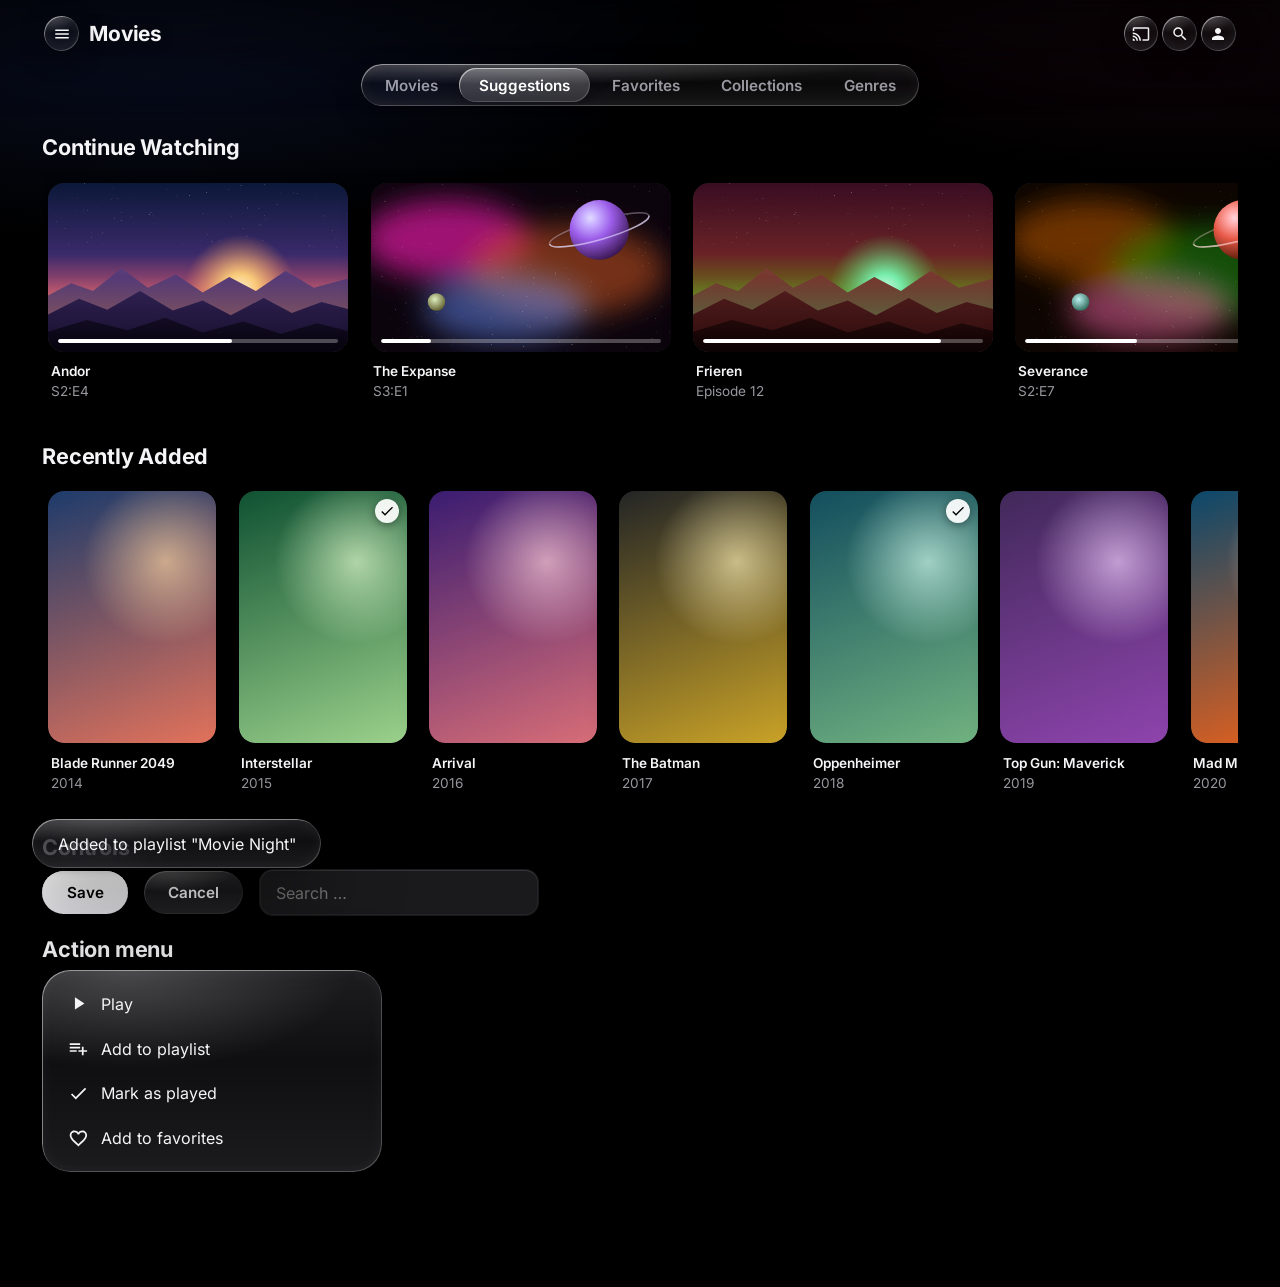
<file: preview/index.html>
<!doctype html>
<!--
    Preview: "Movies" library with rows, controls and a dialog.
    Recreates Jellyfin with the same CSS classes so the theme can be
    tested without a server. Images are placeholders from assets/.
    More pages: detail.html, player.html
-->
<html lang="en" class="layout-desktop">
<head>
    <meta charset="utf-8">
    <meta name="viewport" content="width=device-width, initial-scale=1">
    <title>Jellyos – Preview</title>
    <link rel="stylesheet" href="preview.css">
    <link rel="stylesheet" href="../theme/apple-tv.css">
</head>
<body>
<div class="backgroundContainer"></div>

<header class="skinHeader">
    <div class="headerTop">
        <div class="headerLeft">
            <button class="headerButton mainDrawerButton" title="Menu"><span data-icon="menu"></span></button>
            <h3 class="pageTitle">Movies</h3>
        </div>
        <div class="headerRight">
            <button class="headerButton headerCastButton" title="Play on"><span data-icon="cast"></span></button>
            <button class="headerButton headerSearchButton" title="Search"><span data-icon="search"></span></button>
            <button class="headerButton headerUserButton" title="User"><span data-icon="person"></span></button>
        </div>
    </div>
    <div class="headerTabs sectionTabs">
        <div class="emby-tabs-slider">
            <button class="emby-tab-button">Movies</button>
            <button class="emby-tab-button emby-tab-button-active">Suggestions</button>
            <button class="emby-tab-button">Favorites</button>
            <button class="emby-tab-button">Collections</button>
            <button class="emby-tab-button">Genres</button>
        </div>
    </div>
</header>

<main class="page libraryPage">

    <div class="verticalSection">
        <h2 class="sectionTitle sectionTitle-cards">Continue Watching</h2>
        <div class="itemsContainer" id="rowResume"></div>
    </div>

    <div class="verticalSection">
        <h2 class="sectionTitle sectionTitle-cards">Recently Added</h2>
        <div class="itemsContainer" id="rowLatest"></div>
    </div>

    <div class="verticalSection">
        <h2 class="sectionTitle">Controls</h2>
        <div class="demoRow">
            <button class="emby-button raised button-submit">Save</button>
            <button class="emby-button raised">Cancel</button>
            <input class="emby-input" placeholder="Search …">
        </div>
    </div>

    <div class="verticalSection">
        <h2 class="sectionTitle">Action menu</h2>
        <div class="dialog actionSheet">
            <span class="actionSheetMenuItem"><span data-icon="play_arrow"></span>Play</span>
            <span class="actionSheetMenuItem"><span data-icon="playlist_add"></span>Add to playlist</span>
            <span class="actionSheetMenuItem"><span data-icon="check"></span>Mark as played</span>
            <span class="actionSheetMenuItem"><span data-icon="favorite_border"></span>Add to favorites</span>
        </div>
    </div>
</main>

<div class="toast">Added to playlist "Movie Night"</div>

<script src="preview.js"></script>
<script>
    row("rowResume", [
        { title: "Andor", info: "S2:E4", progress: 62 },
        { title: "The Expanse", info: "S3:E1", progress: 18 },
        { title: "Frieren", info: "Episode 12", progress: 85 },
        { title: "Severance", info: "S2:E7", progress: 40 },
        { title: "Dune: Part Two", info: "1 hr 12 min left", progress: 30 }
    ].map((c, i) => ({ ...c, type: "backdrop", index: i })));

    row("rowLatest", [
        "Blade Runner 2049", "Interstellar", "Arrival", "The Batman",
        "Oppenheimer", "Top Gun: Maverick", "Mad Max: Fury Road", "Rogue One"
    ].map((title, i) => ({ title, info: String(2014 + i), index: i, played: i % 3 === 1 })));

    insertIcons();
</script>
</body>
</html>
</file>
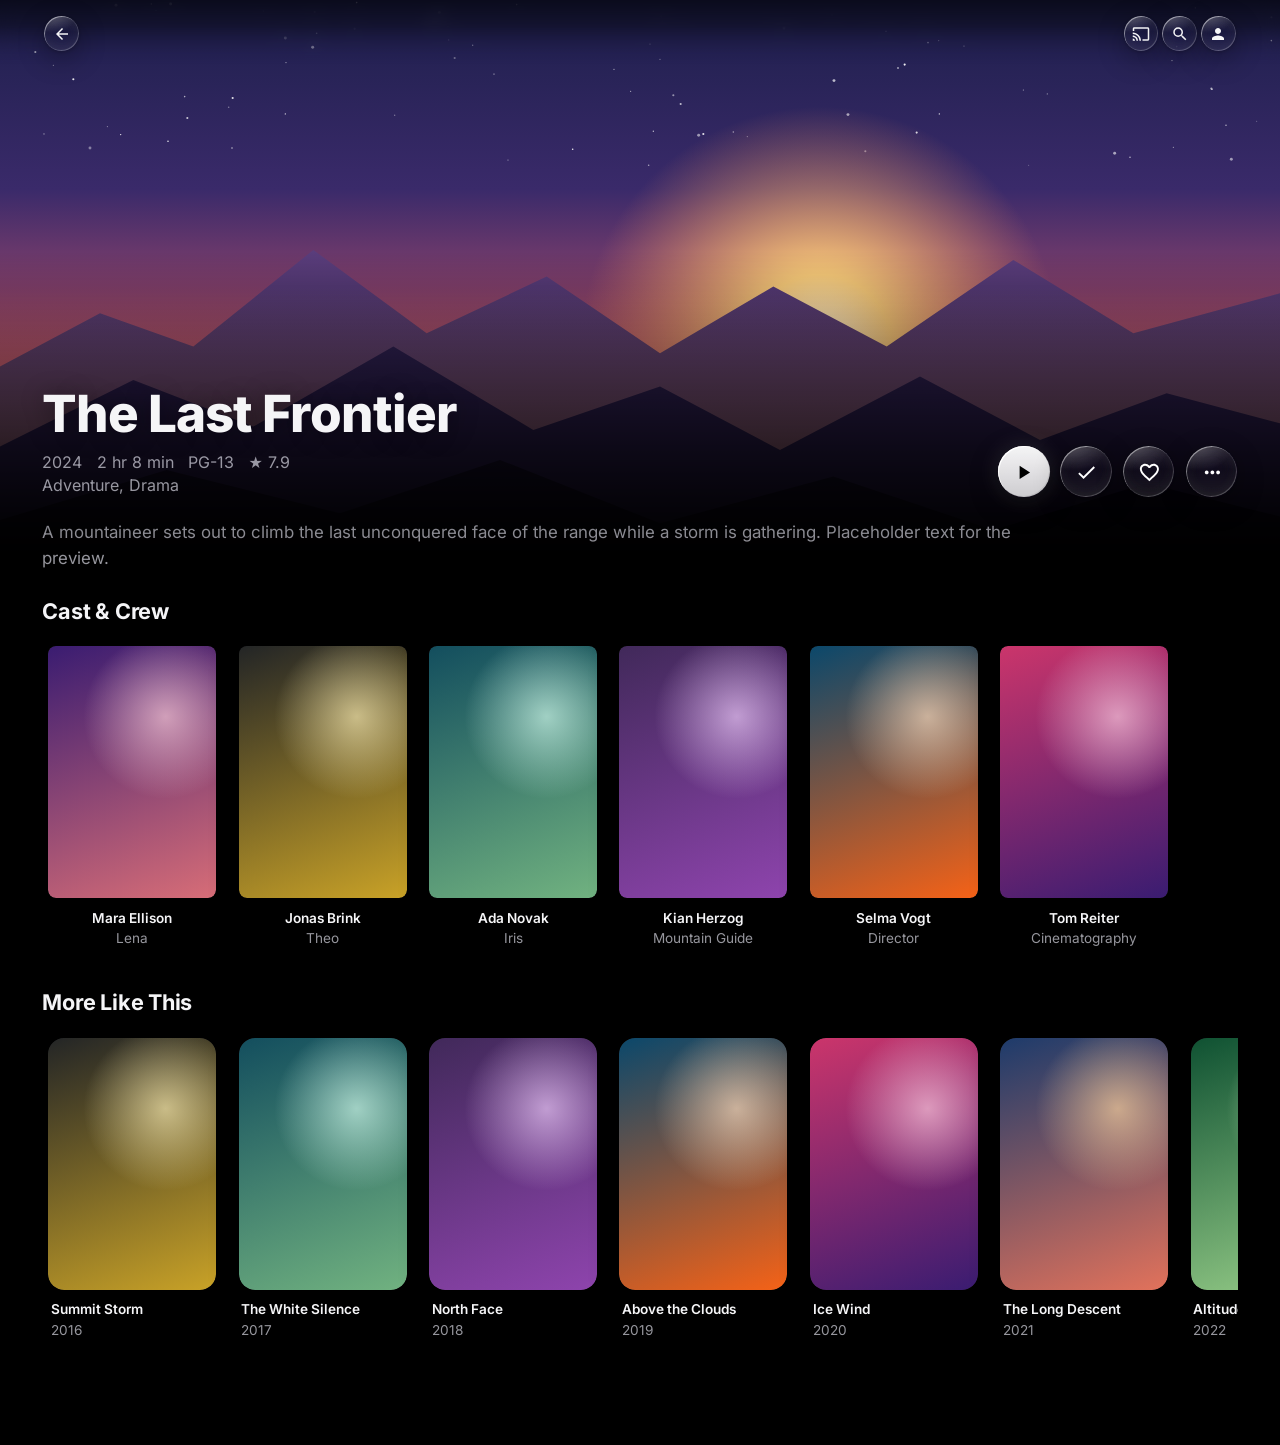
<file: preview/detail.html>
<!doctype html>
<!--
    Preview: detail page of a movie (backdrop, glass buttons, cast).
    Recreates Jellyfin with the same CSS classes.
-->
<html lang="en" class="layout-desktop">
<head>
    <meta charset="utf-8">
    <meta name="viewport" content="width=device-width, initial-scale=1">
    <title>Jellyos – Detail page</title>
    <link rel="stylesheet" href="preview.css">
    <link rel="stylesheet" href="../theme/apple-tv.css">
</head>
<body>
<div class="backgroundContainer"></div>

<header class="skinHeader">
    <div class="headerTop">
        <div class="headerLeft">
            <button class="headerButton headerBackButton" title="Back"><span data-icon="arrow_back"></span></button>
        </div>
        <div class="headerRight">
            <button class="headerButton headerCastButton" title="Play on"><span data-icon="cast"></span></button>
            <button class="headerButton headerSearchButton" title="Search"><span data-icon="search"></span></button>
            <button class="headerButton headerUserButton" title="User"><span data-icon="person"></span></button>
        </div>
    </div>
</header>

<div class="page libraryPage itemDetailPage selfBackdropPage">
    <div class="itemBackdrop" style="background-image:url(assets/mountains.svg)"></div>

    <div class="detailPageWrapperContainer">
        <div class="detailPagePrimaryContainer">
            <div class="detailRibbon">
                <div class="infoWrapper">
                    <div class="nameContainer">
                        <h1 class="itemName infoText parentNameLast">The Last Frontier</h1>
                    </div>
                    <div class="itemMiscInfo itemMiscInfo-primary">
                        <span>2024</span><span>2 hr 8 min</span><span>PG-13</span><span>★ 7.9</span>
                    </div>
                    <div class="itemMiscInfo itemMiscInfo-secondary">
                        <span>Adventure, Drama</span>
                    </div>
                </div>
                <div class="mainDetailButtons">
                    <button class="emby-button button-flat detailButton btnPlay" title="Play"><span data-icon="play_arrow"></span></button>
                    <button class="emby-button button-flat detailButton" title="Played"><span data-icon="check"></span></button>
                    <button class="emby-button button-flat detailButton" title="Favorite"><span data-icon="favorite_border"></span></button>
                    <button class="emby-button button-flat detailButton" title="More"><span data-icon="more_horiz"></span></button>
                </div>
            </div>
        </div>

        <div class="detailPageSecondaryContainer">
            <p class="overview">
                A mountaineer sets out to climb the last unconquered face of the range
                while a storm is gathering. Placeholder text for the preview.
            </p>

            <div class="verticalSection">
                <h2 class="sectionTitle sectionTitle-cards">Cast &amp; Crew</h2>
                <div class="itemsContainer" id="castContent"></div>
            </div>

            <div class="verticalSection">
                <h2 class="sectionTitle sectionTitle-cards">More Like This</h2>
                <div class="itemsContainer" id="rowSimilar"></div>
            </div>
        </div>
    </div>
</div>

<script src="preview.js"></script>
<script>
    row("castContent", [
        ["Mara Ellison", "Lena"], ["Jonas Brink", "Theo"], ["Ada Novak", "Iris"],
        ["Kian Herzog", "Mountain Guide"], ["Selma Vogt", "Director"], ["Tom Reiter", "Cinematography"]
    ].map(([title, info], i) => ({ title, info, index: i + 2 })));

    row("rowSimilar", [
        "Summit Storm", "The White Silence", "North Face", "Above the Clouds",
        "Ice Wind", "The Long Descent", "Altitude"
    ].map((title, i) => ({ title, info: String(2016 + i), index: i + 3 })));

    insertIcons();
</script>
</body>
</html>
</file>
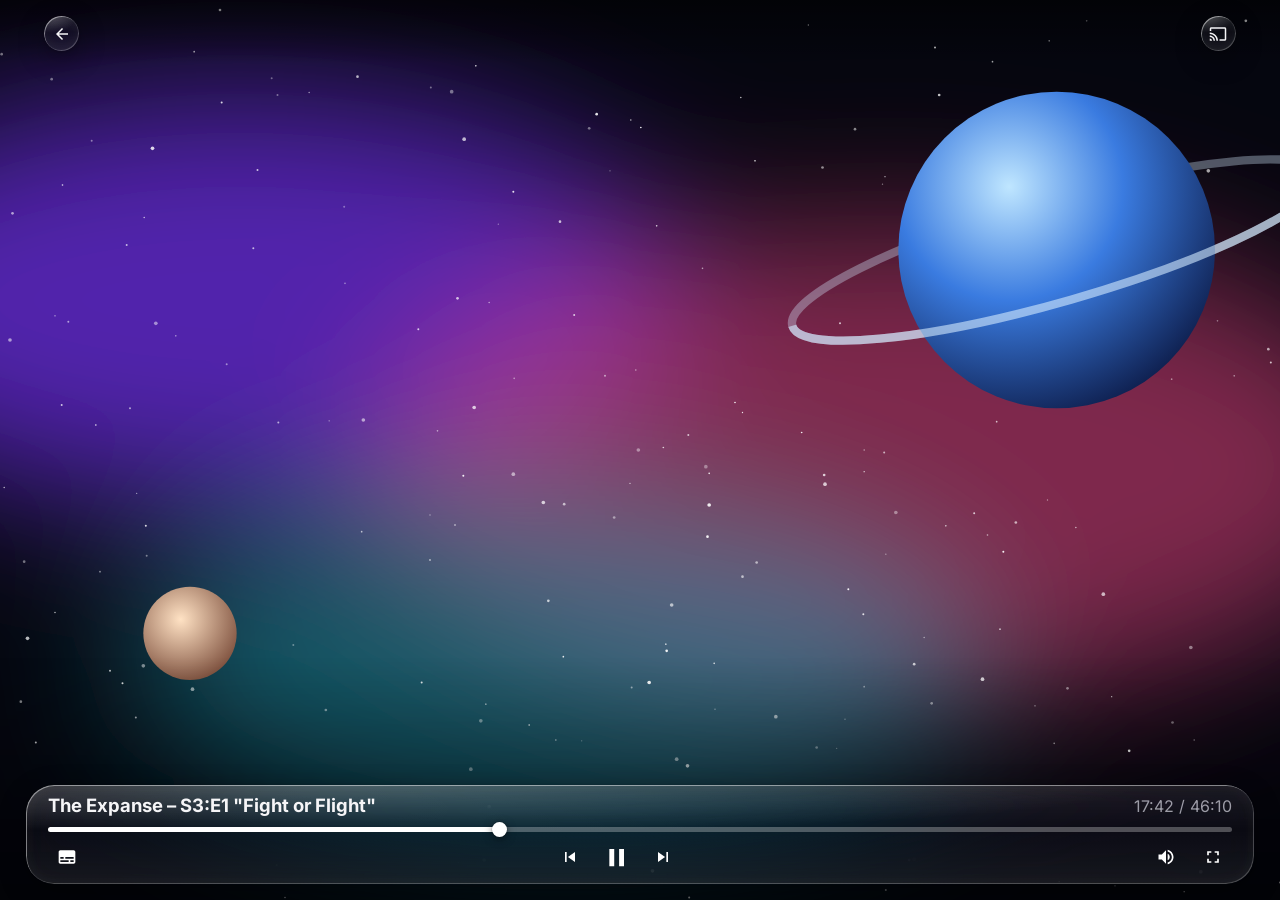
<file: preview/player.html>
<!doctype html>
<!--
    Preview: video player with on-screen controls (OSD).
    The "video" is a still image from assets/.
-->
<html lang="en" class="layout-desktop">
<head>
    <meta charset="utf-8">
    <meta name="viewport" content="width=device-width, initial-scale=1">
    <title>Jellyos – Player</title>
    <link rel="stylesheet" href="preview.css">
    <link rel="stylesheet" href="../theme/apple-tv.css">
</head>
<body>
<div class="videoPlayerContainer" style="background-image:url(assets/space.svg)"></div>

<header class="skinHeader osdHeader">
    <div class="headerTop">
        <div class="headerLeft">
            <button class="headerButton headerBackButton" title="Back"><span data-icon="arrow_back"></span></button>
        </div>
        <div class="headerRight">
            <button class="headerButton headerCastButton" title="Play on"><span data-icon="cast"></span></button>
        </div>
    </div>
</header>

<div class="videoOsdBottom videoOsdBottom-maincontrols">
    <div class="osdControls">
        <div class="osdTextContainer osdMainTextContainer">
            <div class="osdTitle">The Expanse – S3:E1 "Fight or Flight"</div>
            <div class="osdTimeText">17:42 / 46:10</div>
        </div>

        <div class="sliderContainer">
            <div class="mdl-slider-background-flex">
                <div class="mdl-slider-background-lower"></div>
                <div class="mdl-slider-background-upper"></div>
            </div>
            <input class="mdl-slider osdPositionSlider" type="range" min="0" max="100" value="38">
        </div>

        <div class="osdButtons buttons">
            <button class="paper-icon-button-light" title="Subtitles"><span data-icon="subtitles"></span></button>
            <span class="spacer"></span>
            <button class="paper-icon-button-light" title="Previous"><span data-icon="skip_previous"></span></button>
            <button class="paper-icon-button-light btnPlayPause" title="Pause"><span data-icon="pause"></span></button>
            <button class="paper-icon-button-light" title="Next"><span data-icon="skip_next"></span></button>
            <span class="spacer"></span>
            <button class="paper-icon-button-light" title="Volume"><span data-icon="volume_up"></span></button>
            <button class="paper-icon-button-light" title="Fullscreen"><span data-icon="fullscreen"></span></button>
        </div>
    </div>
</div>

<script src="preview.js"></script>
<script>
    insertIcons();
</script>
</body>
</html>
</file>
<file: preview/preview.css>
/* ==========================================================================
   Preview scaffold
   Only recreates the layout Jellyfin brings itself (positions, sizes).
   The look comes exclusively from theme/apple-tv.css.
   ========================================================================== */

* { box-sizing: border-box; }

body {
    margin: 0;
    min-height: 100vh;
    color: #ffffff;
}

.icon {
    display: block;
    width: 1.5em;
    height: 1.5em;
    fill: currentColor;
}

.backgroundContainer {
    position: fixed;
    inset: 0;
}

/* Pages are positioned above the background, like in Jellyfin */
.page {
    position: relative;
}

/* ---------- Header ---------- */
.skinHeader {
    position: fixed;
    top: 0;
    left: 0;
    right: 0;
    z-index: 999;
    padding: 0.5em 3.3% 0.3em;
}

.headerTop {
    display: flex;
    align-items: center;
    justify-content: space-between;
    min-height: 3.2em;
}

.headerLeft,
.headerRight {
    display: flex;
    align-items: center;
}

.pageTitle {
    margin: 0 0 0 0.4em;
    font-size: 1.3em;
}

.headerButton {
    display: grid;
    place-items: center;
    width: 2.6em;
    height: 2.6em;
    padding: 0;
    color: #ffffff;
    cursor: pointer;
}

.headerButton .icon {
    width: 1.35em;
    height: 1.35em;
}

.emby-tab-button {
    border: 0;
    font-size: 0.95em;
    cursor: pointer;
    white-space: nowrap;
}

/* ---------- Pages & rows ---------- */
.page {
    padding: 8.4em 3.3% 6em;
}

.sectionTitle {
    margin: 0 0 0.4em;
}

.itemsContainer {
    display: flex;
    gap: 1.4em;
    overflow-x: auto;
    padding: 14px 6px 22px;
    scrollbar-width: none;
}

.card {
    flex: 0 0 auto;
    cursor: pointer;
}

.overflowBackdropCard { width: 300px; }
.overflowPortraitCard { width: 168px; }
.overflowSquareCard  { width: 128px; }

.cardScalable { position: relative; }
.cardPadder-backdrop { padding-bottom: 56.25%; }
.cardPadder-portrait { padding-bottom: 150%; }
.cardPadder-square   { padding-bottom: 100%; }

.cardImageContainer {
    position: absolute;
    inset: 0;
    background-size: cover;
    background-position: center;
}

.cardOverlayContainer {
    position: absolute;
    inset: 0;
    z-index: 2;
    display: flex;
    align-items: flex-end;
    justify-content: flex-end;
    gap: 0.4em;
    padding: 0.7em;
    opacity: 0;
    transition: opacity 0.2s;
}

.card:hover .cardOverlayContainer { opacity: 1; }

.cardOverlayButton {
    display: grid;
    place-items: center;
    width: 2.4em;
    height: 2.4em;
    padding: 0;
    cursor: pointer;
}

.cardOverlayButton .icon {
    width: 1.2em;
    height: 1.2em;
}

.innerCardFooter {
    position: absolute;
    left: 0;
    right: 0;
    bottom: 0;
    z-index: 2;
}

.itemProgressBarForeground { height: 100%; }

.playedIndicator {
    position: absolute;
    top: 8px;
    right: 8px;
    z-index: 2;
    display: grid;
    place-items: center;
    width: 24px;
    height: 24px;
    border-radius: 50%;
}

.playedIndicator .icon {
    width: 16px;
    height: 16px;
}

.cardText {
    padding: 0.15em 0.2em;
    white-space: nowrap;
    overflow: hidden;
    text-overflow: ellipsis;
}

/* ---------- Controls ---------- */
.demoRow {
    display: flex;
    flex-wrap: wrap;
    align-items: center;
    gap: 1em;
}

.emby-button {
    display: inline-flex;
    align-items: center;
    gap: 0.5em;
    border: 0;
    padding: 0.8em 1.6em;
    font-size: 0.95em;
    cursor: pointer;
}

.emby-input {
    width: 280px;
    padding: 0.8em 1em;
    font-size: 1em;
}

.dialog {
    max-width: 340px;
    padding: 0.7em;
}

.actionSheetMenuItem {
    display: flex;
    align-items: center;
    gap: 0.8em;
    padding: 0.75em 0.9em;
    cursor: pointer;
}

.actionSheetMenuItem .icon {
    width: 1.3em;
    height: 1.3em;
}

.toast {
    position: fixed;
    left: 2em;
    bottom: 2em;
    z-index: 1000;
    padding: 0.9em 1.6em;
}

/* ---------- Detail page ---------- */
.page.itemDetailPage {
    padding: 0;
}

.itemBackdrop {
    height: 40vh;
    background-size: cover;
    background-position: center 70%;
}

.detailPagePrimaryContainer {
    position: relative;
    margin-top: -11em;
    padding: 0 3.3%;
}

.detailRibbon {
    display: flex;
    flex-wrap: wrap;
    align-items: flex-end;
    justify-content: space-between;
    gap: 1.5em;
}

.itemName {
    margin: 0 0 0.15em;
    font-size: 3.2em;
}

.itemMiscInfo {
    display: flex;
    gap: 0.9em;
    margin: 0.2em 0;
}

.mainDetailButtons {
    display: flex;
    gap: 0.7em;
}

.detailButton {
    display: grid;
    place-items: center;
    width: 3.4em;
    height: 3.4em;
    padding: 0;
    cursor: pointer;
}

.detailPageSecondaryContainer {
    padding: 1.4em 3.3% 4em;
}

.overview {
    max-width: 60em;
    margin: 0 0 1.6em;
    font-size: 1.05em;
}

/* ---------- Player ---------- */
.videoPlayerContainer {
    position: fixed;
    inset: 0;
    background-size: cover;
    background-position: center;
}

.videoOsdBottom {
    position: fixed;
    left: 0;
    right: 0;
    bottom: 0;
    display: flex;
    padding-top: 8em;
}

.osdControls { flex: 1; }

.osdTextContainer {
    display: flex;
    align-items: baseline;
    justify-content: space-between;
    margin-bottom: 0.3em;
}

.osdTitle { font-size: 1.15em; }

.sliderContainer {
    position: relative;
    margin: 0.7em 0 0.4em;
}

.mdl-slider-background-flex {
    display: flex;
    height: 5px;
    border-radius: 999px;
    overflow: hidden;
}

.mdl-slider-background-lower { flex: 0 0 38%; }
.mdl-slider-background-upper { flex: 1; }

.mdl-slider {
    -webkit-appearance: none;
    appearance: none;
    position: absolute;
    left: 0;
    right: 0;
    top: -6px;
    width: 100%;
    height: 17px;
    margin: 0;
    background: transparent;
}

.mdl-slider::-webkit-slider-thumb {
    -webkit-appearance: none;
    width: 15px;
    height: 15px;
    border-radius: 50%;
}

.osdButtons {
    display: flex;
    align-items: center;
    justify-content: center;
    gap: 0.6em;
}

.paper-icon-button-light {
    display: grid;
    place-items: center;
    width: 2.8em;
    height: 2.8em;
    border: 0;
    border-radius: 50%;
    padding: 0;
    background: none;
    color: #ffffff;
    cursor: pointer;
}

.paper-icon-button-light.btnPlayPause .icon {
    width: 2.2em;
    height: 2.2em;
}

.osdButtons .spacer { flex: 1; }
</file>
<file: theme/apple-tv.css>
/* ==========================================================================
   Jellyos – Apple TV look with Liquid Glass for Jellyfin
   Version: 1.1.3
   Repo:    https://github.com/Lua-x/Jellyos-jellyfin-theme
   Target:  Jellyfin 10.9+ (web client, standard layout)
   License: MIT

   Usage: Dashboard → General → "Custom CSS code"
          @import url("<URL of this file>");

   Sections:
     1. Font                       9. Detail page
     2. Variables                 10. Buttons
     3. Liquid Glass material     11. Forms
     4. Base layout               12. Dialogs, menus, toasts
     5. Header & tabs             13. Lists
     6. Side menu                 14. Player & music bar
     7. Sections & rows           15. Layouts & accessibility
     8. Cards
   ========================================================================== */


/* --------------------------------------------------------------------------
   1. Font
   Inter ships with the repo (fonts/) and is loaded relative to this file –
   no Google Fonts. Apple devices automatically use SF Pro.
   -------------------------------------------------------------------------- */
@font-face {
    font-family: "InterTV";
    src: url("../fonts/inter-latin-wght-normal.woff2") format("woff2");
    font-weight: 100 900;
    font-style: normal;
    font-display: swap;
}


/* --------------------------------------------------------------------------
   2. Variables – customize the theme here
   -------------------------------------------------------------------------- */
:root {
    /* Base colors */
    --tv-bg: #000000;                          /* Page background */
    --tv-surface: #1c1c1e;                     /* Card placeholders, lists */
    --tv-fill: rgba(118, 118, 128, 0.22);      /* Input fields, buttons */
    --tv-fill-hover: rgba(118, 118, 128, 0.34);
    --tv-text: #f5f5f7;                        /* Primary text */
    --tv-text-2: rgba(235, 235, 245, 0.64);    /* Secondary text */
    --tv-text-3: rgba(235, 235, 245, 0.34);    /* Tertiary text */
    --tv-primary: #ffffff;                     /* Primary button */
    --tv-on-primary: #000000;
    --tv-tint: #0a84ff;                        /* Accent (Apple systemBlue) */

    /* Ambient light behind the pages – gives the glass something to show.
       "none" = pure black like the classic Apple TV */
    --tv-ambient:
        radial-gradient(70vw 50vh at 12% -8%, rgba(70, 110, 255, 0.20), transparent 70%),
        radial-gradient(60vw 45vh at 92% -12%, rgba(255, 70, 160, 0.13), transparent 70%);

    /* Shapes */
    --tv-radius-card: 16px;
    --tv-radius-person: 8px;                   /* cast & crew portraits */
    --tv-radius-control: 14px;
    --tv-radius-dialog: 28px;
    --tv-radius-pill: 999px;

    /* Cards */
    --tv-shadow: 0 10px 28px rgba(0, 0, 0, 0.45);
    --tv-shadow-focus: 0 28px 60px rgba(0, 0, 0, 0.75);
    --tv-focus-scale: 1.08;

    /* Motion */
    --tv-ease: cubic-bezier(0.2, 0.8, 0.2, 1);
    --tv-spring: cubic-bezier(0.34, 1.56, 0.64, 1);   /* springy, see section 15 */
    --tv-duration: 0.35s;

    /* Liquid Glass – blur and color boost of the background.
       "none" turns off the blur (saves performance on weak devices) */
    --lg-filter: blur(16px) saturate(190%) brightness(1.08);
    --lg-filter-panel: blur(28px) saturate(180%);

    /* Liquid Glass – tint, keeps text readable on bright content */
    --lg-tint: rgba(30, 30, 34, 0.30);         /* small elements */
    --lg-tint-panel: rgba(26, 26, 30, 0.60);   /* panels with a lot of text */

    /* Liquid Glass – sheen: highlight top left, reflection at the bottom edge */
    --lg-sheen:
        radial-gradient(120% 90% at 25% 0%, rgba(255, 255, 255, 0.20), rgba(255, 255, 255, 0) 55%),
        linear-gradient(180deg, rgba(255, 255, 255, 0.06), rgba(255, 255, 255, 0) 45%, rgba(255, 255, 255, 0.05));

    /* Liquid Glass – rim light: bright top left, weaker bottom right */
    --lg-rim:
        inset 1px 1px 0 rgba(255, 255, 255, 0.42),
        inset -1px -1px 0 rgba(255, 255, 255, 0.16),
        inset 0 0 0 1px rgba(255, 255, 255, 0.07),
        inset 0 0 16px rgba(255, 255, 255, 0.05);

    /* Liquid Glass – highlighted glass (active tab, menu selection) */
    --lg-bubble: linear-gradient(180deg, rgba(255, 255, 255, 0.30), rgba(255, 255, 255, 0.12));
    --lg-bubble-rim:
        inset 1px 1px 0 rgba(255, 255, 255, 0.55),
        inset -1px -1px 0 rgba(255, 255, 255, 0.16);

    /* Liquid Glass – floating shadow */
    --lg-shadow: 0 8px 28px rgba(0, 0, 0, 0.32), 0 1px 4px rgba(0, 0, 0, 0.2);
    --lg-shadow-panel: 0 30px 80px rgba(0, 0, 0, 0.55), 0 2px 8px rgba(0, 0, 0, 0.25);

    /* Font */
    --tv-font: -apple-system, BlinkMacSystemFont, "SF Pro Display", "InterTV",
               "Segoe UI", system-ui, sans-serif;
}


/* --------------------------------------------------------------------------
   3. Liquid Glass material
   Four layers: blur + color boost of the background, tint, sheen and rim
   light. Real refraction at the edges is not possible cross-browser with
   pure CSS.

   IMPORTANT: Ancestors of glass must not have filter, opacity < 1, mask or
   backdrop-filter – otherwise the glass only "sees" that ancestor instead
   of the page behind it (see header, section 5).
   -------------------------------------------------------------------------- */

/* Glass – small floating controls */
.headerTabs .emby-tabs-slider,
.headerButton,
.emby-scrollbuttons-button,
.mainDetailButtons .detailButton,
.videoOsdBottom .osdControls {
    background: var(--lg-sheen), var(--lg-tint) !important;
    -webkit-backdrop-filter: var(--lg-filter);
    backdrop-filter: var(--lg-filter);
    border: none !important;
    box-shadow: var(--lg-rim), var(--lg-shadow) !important;
}

/* Glass panels – larger surfaces with a lot of text */
.mainDrawer,
.dialog:not(.dialog-fullscreen),
.upNextDialog,
.nowPlayingBar,
.sliderBubble,
.toast {
    background: var(--lg-sheen), var(--lg-tint-panel) !important;
    -webkit-backdrop-filter: var(--lg-filter-panel);
    backdrop-filter: var(--lg-filter-panel);
    border: none !important;
    box-shadow: var(--lg-rim), var(--lg-shadow-panel) !important;
}


/* --------------------------------------------------------------------------
   4. Base layout
   -------------------------------------------------------------------------- */
/* Deliberately not on body: a body background would cover
   Jellyfin's backdrop layer (z-index < 0) */
html,
.backgroundContainer {
    background-color: var(--tv-bg) !important;
}

/* Ambient light (only when no backdrop image is shown) */
.backgroundContainer:not(.withBackdrop) {
    background-image: var(--tv-ambient) !important;
}

/* Semi-transparent background when backdrops are enabled */
.backgroundContainer.withBackdrop {
    background-color: rgba(0, 0, 0, 0.78) !important;
}

body,
button,
input,
select,
textarea,
h1, h2, h3, h4,
.emby-button,
.emby-tab-button {
    font-family: var(--tv-font) !important;
    -webkit-font-smoothing: antialiased;
    -moz-osx-font-smoothing: grayscale;
}

body {
    color: var(--tv-text);
}

h1, h2, h3 {
    font-weight: 700;
    letter-spacing: -0.015em;
}

a,
.button-link {
    color: var(--tv-tint);
}

::selection {
    background: rgba(10, 132, 255, 0.45);
}

/* Slim scrollbars */
* {
    scrollbar-width: thin;
    scrollbar-color: rgba(255, 255, 255, 0.22) transparent;
}

::-webkit-scrollbar {
    width: 8px;
    height: 8px;
}

::-webkit-scrollbar-track {
    background: transparent;
}

::-webkit-scrollbar-thumb {
    background: rgba(255, 255, 255, 0.22);
    border-radius: var(--tv-radius-pill);
}


/* --------------------------------------------------------------------------
   5. Header & tab bar
   -------------------------------------------------------------------------- */

/* Remove Jellyfin's own header background and blur.
   A backdrop-filter here would break the glass of the tab bar. */
.skinHeader,
.skinHeader-blurred,
.skinHeader-withBackground,
.skinHeader.semiTransparent {
    background: transparent !important;
    -webkit-backdrop-filter: none !important;
    backdrop-filter: none !important;
    box-shadow: none !important;
    border: none !important;
}

/* Scroll edge: content blurs softly under the header (like iOS 26) */
.skinHeader::before {
    content: "";
    position: absolute;
    inset: 0;
    z-index: -1;
    pointer-events: none;
    background: linear-gradient(to bottom,
                rgba(0, 0, 0, 0.62) 0%,
                rgba(0, 0, 0, 0.28) 60%,
                rgba(0, 0, 0, 0) 100%);
    -webkit-backdrop-filter: blur(8px);
    backdrop-filter: blur(8px);
    -webkit-mask-image: linear-gradient(to bottom, #000 40%, transparent 100%);
    mask-image: linear-gradient(to bottom, #000 40%, transparent 100%);
}

.pageTitle {
    font-weight: 700;
    letter-spacing: -0.01em;
    text-shadow: 0 1px 14px rgba(0, 0, 0, 0.45);
}

/* Header buttons as glass circles */
.headerButton {
    border-radius: 50% !important;
    margin-inline: 0.15em;
    color: var(--tv-text) !important;
    transition: transform 0.5s var(--tv-spring), background-color 0.25s ease;
}

.headerButton:hover,
.headerButton:focus-visible {
    background: var(--lg-sheen), rgba(255, 255, 255, 0.18) !important;
    transform: scale(1.06);
}

.headerButton:active {
    transform: scale(0.92);
    transition-duration: 0.12s;
}

/* Tab bar: centered, floating glass capsule */
.headerTabs {
    display: flex;
    justify-content: center;
}

.headerTabs .emby-tabs-slider {
    display: flex;
    gap: 2px;
    width: -moz-fit-content;
    width: fit-content;
    max-width: 100%;
    margin: 0.3em auto;
    padding: 4px;
    border-radius: var(--tv-radius-pill);
}

.emby-tab-button {
    padding: 0.5em 1.3em !important;
    border-radius: var(--tv-radius-pill);
    color: var(--tv-text-2) !important;
    font-weight: 600;
    text-transform: none;
    letter-spacing: 0;
    background: transparent;
    transition: background-color 0.25s ease, color 0.25s ease,
                box-shadow 0.25s ease, transform 0.5s var(--tv-spring);
}

.emby-tab-button:hover {
    color: var(--tv-text) !important;
    background-color: rgba(255, 255, 255, 0.10);
}

.emby-tab-button:active {
    transform: scale(0.94);
    transition-duration: 0.12s;
}

/* Active tab: bright glass bubble */
.emby-tab-button-active,
.emby-tab-button-active:hover {
    background: var(--lg-bubble) !important;
    color: #ffffff !important;
    box-shadow: var(--lg-bubble-rim), 0 2px 10px rgba(0, 0, 0, 0.25);
}

/* Keyboard/remote focus: white like tvOS */
.emby-tab-button.emby-button-focus,
.emby-tab-button:focus-visible {
    background: #ffffff !important;
    color: #000000 !important;
    box-shadow: 0 4px 18px rgba(255, 255, 255, 0.25);
    outline: none;
}

/* Hide Jellyfin's underline indicator */
.emby-tab-button::after,
.emby-tab-button-active::after {
    display: none !important;
}


/* --------------------------------------------------------------------------
   6. Side menu (drawer)
   -------------------------------------------------------------------------- */

/* Only a rim light on the right, no outer shadow (it would peek out at
   the left edge while closed) */
.mainDrawer {
    box-shadow: inset -1px 0 0 rgba(255, 255, 255, 0.16) !important;
}

.navMenuOption {
    margin: 2px 10px;
    border-radius: var(--tv-radius-control);
    transition: background-color 0.2s ease, transform 0.5s var(--tv-spring);
}

.navMenuOption:hover {
    background-color: rgba(255, 255, 255, 0.08) !important;
}

.navMenuOption:active {
    transform: scale(0.97);
    transition-duration: 0.12s;
}

/* Selection: bright glass bubble */
.navMenuOption-selected,
.navMenuOption-selected:hover {
    background: var(--lg-bubble) !important;
    color: #ffffff !important;
    box-shadow: var(--lg-bubble-rim);
}

.navMenuOption-selected .navMenuOptionIcon {
    color: #ffffff !important;
}

.sidebarHeader {
    color: var(--tv-text-3);
    font-weight: 600;
    text-transform: none;
}


/* --------------------------------------------------------------------------
   7. Section titles & rows
   -------------------------------------------------------------------------- */
.sectionTitle,
.sectionTitle-cards {
    font-size: 1.35em;
    font-weight: 700;
    letter-spacing: -0.01em;
    color: var(--tv-text);
}

.sectionTitleTextButton .material-icons {
    color: var(--tv-text-3);
}

.verticalSection {
    margin-bottom: 1.2em;
}

/* Scroll arrows as glass circles */
.emby-scrollbuttons-button {
    border-radius: 50% !important;
}


/* --------------------------------------------------------------------------
   8. Cards (posters, thumbs, episodes)
   Focus: lift, scale up, glass edge + light sweep – like on Apple TV
   -------------------------------------------------------------------------- */
.cardBox {
    transition: transform var(--tv-duration) var(--tv-ease);
}

.cardScalable,
.cardImageContainer,
.cardContent,
.cardOverlayContainer,
.cardImage,
.cardPadder {
    border-radius: var(--tv-radius-card) !important;
}

.cardScalable {
    overflow: hidden;
    isolation: isolate;             /* keeps the z-index layers inside the card */
    background-color: var(--tv-surface);
    box-shadow: var(--tv-shadow);
    transition: transform var(--tv-duration) var(--tv-ease),
                box-shadow var(--tv-duration) var(--tv-ease);
}

/* Glass layer over the image: light sweep, sheen top left, rim light.
   Only visible on focus/hover. */
.cardScalable::after {
    content: "";
    position: absolute;
    inset: 0;
    z-index: 3;
    border-radius: inherit;
    pointer-events: none;
    background:
        linear-gradient(105deg,
            rgba(255, 255, 255, 0) 30%,
            rgba(255, 255, 255, 0.30) 50%,
            rgba(255, 255, 255, 0) 70%) no-repeat,
        radial-gradient(130% 80% at 20% 0%,
            rgba(255, 255, 255, 0.22),
            rgba(255, 255, 255, 0) 55%);
    background-size: 70% 100%, 100% 100%;
    background-position: -200% 0, 0 0;
    box-shadow:
        inset 1px 1px 0 rgba(255, 255, 255, 0.45),
        inset -1px -1px 0 rgba(255, 255, 255, 0.15),
        inset 0 0 0 1px rgba(255, 255, 255, 0.08);
    opacity: 0;
    transition: opacity var(--tv-duration) var(--tv-ease);
}

.card:hover .cardScalable,
.card:focus .cardScalable,
.card:focus-within .cardScalable {
    transform: scale(var(--tv-focus-scale)) translateY(-4px);
    box-shadow: var(--tv-shadow-focus);
}

.card:hover .cardScalable::after,
.card:focus .cardScalable::after,
.card:focus-within .cardScalable::after {
    opacity: 1;
    animation: tv-light-sweep 1.1s cubic-bezier(0.4, 0, 0.2, 1) 0.08s both;
}

/* Light sweep moves once diagonally across the card */
@keyframes tv-light-sweep {
    from { background-position: -200% 0, 0 0; }
    to   { background-position: 300% 0, 0 0; }
}

/* Neutralize Jellyfin's own focus scaling and border (TV layout) */
.card:focus .cardBox.cardBox-focustransform {
    transform: none !important;
}

.card-focuscontent,
.card:focus .card-focuscontent {
    border-color: transparent !important;
}

.card:focus {
    outline: none;
}

/* Hover overlay (Jellyfin: .cardOverlayContainer with a play button in the
   center and buttons at the bottom right). All sizes in em – they scale
   with the font size and therefore with every resolution. */
.cardOverlayContainer {
    background: linear-gradient(to top,
                rgba(0, 0, 0, 0.5) 0%,
                rgba(0, 0, 0, 0) 45%) !important;
}

.cardOverlayButton {
    border-radius: 50% !important;
    color: #ffffff !important;
}

/* Play in the center: white capsule, independent of the poster color */
.cardOverlayContainer > .cardOverlayFab-primary {
    width: 2.6em !important;
    height: 2.6em !important;
    margin: -1.3em 0 0 -1.3em !important;
    background: linear-gradient(180deg, rgba(255, 255, 255, 0.96), rgba(255, 255, 255, 0.82)) !important;
    color: var(--tv-on-primary) !important;
    box-shadow:
        inset 1px 1px 0 #ffffff,
        0 6px 20px rgba(0, 0, 0, 0.35) !important;
    transition: transform 0.5s var(--tv-spring), opacity 0.2s ease !important;
}

.cardOverlayContainer > .cardOverlayFab-primary:hover {
    background: #ffffff !important;
    transform: scale(1.1) !important;
}

.cardOverlayFab-primary .cardOverlayButtonIcon {
    color: var(--tv-on-primary) !important;
    font-size: 1.4em !important;
}

/* Buttons at the bottom right: compact glass circles with spacing from the edge */
.cardOverlayButton-br {
    bottom: 0.5em !important;
    inset-inline-end: 0.5em !important;
    gap: 0.3em;
}

.cardOverlayButton-br .cardOverlayButton {
    padding: 0.35em !important;
    background: var(--lg-sheen), var(--lg-tint) !important;
    -webkit-backdrop-filter: var(--lg-filter);
    backdrop-filter: var(--lg-filter);
    box-shadow: var(--lg-rim) !important;
}

.cardOverlayButton-br .cardOverlayButton:hover {
    background: var(--lg-sheen), rgba(255, 255, 255, 0.24) !important;
}

.cardOverlayButton-br .cardOverlayButtonIcon {
    font-size: 1.15em !important;
}

/* Text below the cards */
.cardText {
    color: var(--tv-text-2);
    font-size: 0.85em;
}

.cardText-first,
.cardText-first .textActionButton {
    color: var(--tv-text) !important;
    font-weight: 600;
}

/* Place above the focus shadow, otherwise the title gets darkened */
.cardFooter {
    position: relative;
    z-index: 1;
    padding-top: 0.6em;
}

/* Progress bar */
.itemProgressBar {
    height: 4px !important;
    margin: 0 10px 9px;
    border-radius: var(--tv-radius-pill);
    background: rgba(255, 255, 255, 0.28) !important;
    overflow: hidden;
}

.itemProgressBarForeground {
    background-color: #ffffff !important;
    border-radius: var(--tv-radius-pill);
}

/* "Played" check mark and counter (deliberately without blur – there are many) */
.playedIndicator,
.countIndicator {
    background: rgba(255, 255, 255, 0.92) !important;
    color: #000000 !important;
    box-shadow: 0 2px 8px rgba(0, 0, 0, 0.4);
}

.playedIndicator .material-icons,
.countIndicator .material-icons {
    color: #000000 !important;
}

/* Card background without an image (placeholder) */
.defaultCardBackground {
    background: linear-gradient(160deg, #2c2c2e, #1c1c1e) !important;
}


/* --------------------------------------------------------------------------
   9. Detail page (movie / series)
   Large backdrop with a soft fade, glass buttons right on the image
   -------------------------------------------------------------------------- */
.layout-desktop .itemBackdrop,
.layout-tv .itemBackdrop {
    height: 62vh !important;
}

.itemBackdrop {
    -webkit-mask-image: linear-gradient(to bottom, #000 45%, transparent 100%);
    mask-image: linear-gradient(to bottom, #000 45%, transparent 100%);
}

/* Remove dark bands, text sits directly on the image */
.detailRibbon,
.detailPagePrimaryContainer,
.detailPageSecondaryContainer {
    background: transparent !important;
}

.itemName,
.parentNameLast {
    font-weight: 800;
    letter-spacing: -0.02em;
    text-shadow: 0 2px 24px rgba(0, 0, 0, 0.45);
}

.itemMiscInfo,
.itemMiscInfo-primary,
.itemMiscInfo-secondary {
    color: var(--tv-text-2);
}

.overview {
    color: var(--tv-text-2);
    line-height: 1.5;
}

/* Round glass buttons */
.mainDetailButtons .detailButton {
    border-radius: var(--tv-radius-pill) !important;
    color: #ffffff !important;
    transition: transform 0.5s var(--tv-spring), background-color 0.25s ease,
                box-shadow 0.25s ease;
}

.mainDetailButtons .detailButton:hover,
.mainDetailButtons .detailButton:focus-visible {
    background: var(--lg-sheen), rgba(255, 255, 255, 0.22) !important;
    transform: scale(1.08);
}

.mainDetailButtons .detailButton:active {
    transform: scale(0.92);
    transition-duration: 0.12s;
}

/* Play/resume: milky white glass */
.mainDetailButtons .detailButton.btnPlay,
.mainDetailButtons .detailButton.btnResume,
.mainDetailButtons .detailButton.btnReplay {
    background: linear-gradient(180deg, rgba(255, 255, 255, 0.96), rgba(255, 255, 255, 0.80)) !important;
    color: var(--tv-on-primary) !important;
    box-shadow:
        inset 1px 1px 0 #ffffff,
        inset -1px -1px 0 rgba(0, 0, 0, 0.08),
        0 8px 28px rgba(0, 0, 0, 0.35),
        0 0 24px rgba(255, 255, 255, 0.12) !important;
}

.mainDetailButtons .detailButton.btnPlay:hover,
.mainDetailButtons .detailButton.btnResume:hover,
.mainDetailButtons .detailButton.btnReplay:hover {
    background: #ffffff !important;
    box-shadow:
        inset 1px 1px 0 #ffffff,
        0 10px 32px rgba(0, 0, 0, 0.4),
        0 0 36px rgba(255, 255, 255, 0.30) !important;
}

.mainDetailButtons .btnPlay .material-icons,
.mainDetailButtons .btnResume .material-icons,
.mainDetailButtons .btnReplay .material-icons {
    color: var(--tv-on-primary) !important;
}

/* Genre/studio links */
.itemDetailsGroup .textValue a,
.itemGenres a {
    color: var(--tv-text);
}

/* Cast: portraits with only slightly rounded corners, centered names */
#castContent .cardScalable,
#castContent .cardImageContainer,
#castContent .cardOverlayContainer,
.peopleSection .cardScalable,
.peopleSection .cardImageContainer,
.peopleSection .cardOverlayContainer {
    border-radius: var(--tv-radius-person) !important;
}

#castContent .cardFooter,
#castContent .cardText,
.peopleSection .cardFooter,
.peopleSection .cardText {
    text-align: center;
}


/* --------------------------------------------------------------------------
   10. Buttons
   -------------------------------------------------------------------------- */

/* Secondary: glass capsule */
.emby-button.raised {
    background: var(--lg-sheen), var(--tv-fill) !important;
    color: var(--tv-text) !important;
    border-radius: var(--tv-radius-pill) !important;
    font-weight: 600;
    box-shadow:
        inset 1px 1px 0 rgba(255, 255, 255, 0.22),
        inset -1px -1px 0 rgba(255, 255, 255, 0.06) !important;
}

.emby-button.raised:hover {
    background: var(--lg-sheen), var(--tv-fill-hover) !important;
}

/* Primary: white capsule */
.emby-button.button-submit,
.emby-button.raised.button-submit {
    background: linear-gradient(180deg, #ffffff, #e9e9ee) !important;
    color: var(--tv-on-primary) !important;
    border-radius: var(--tv-radius-pill) !important;
    box-shadow:
        inset 0 1px 0 #ffffff,
        0 6px 20px rgba(0, 0, 0, 0.3) !important;
}

.emby-button.button-submit:hover {
    background: #ffffff !important;
    box-shadow:
        inset 0 1px 0 #ffffff,
        0 6px 24px rgba(255, 255, 255, 0.18) !important;
}

.emby-button.button-flat:hover {
    background-color: rgba(255, 255, 255, 0.08);
    border-radius: var(--tv-radius-control);
}

/* Springy press ("liquid" give) */
.emby-button.raised,
.emby-button.button-submit,
.cardOverlayButton,
.emby-scrollbuttons-button {
    transition: transform 0.5s var(--tv-spring), background-color 0.25s ease,
                box-shadow 0.25s ease;
}

.emby-button.raised:active,
.emby-button.button-submit:active,
.cardOverlayButton:active,
.emby-scrollbuttons-button:active {
    transform: scale(0.95);
    transition-duration: 0.12s;
}

.emby-button:focus-visible {
    outline: 2px solid rgba(255, 255, 255, 0.85);
    outline-offset: 2px;
}


/* --------------------------------------------------------------------------
   11. Forms
   -------------------------------------------------------------------------- */
.emby-input,
.emby-textarea,
.emby-select-withcolor {
    background: var(--tv-fill) !important;
    color: var(--tv-text) !important;
    border: 1px solid transparent !important;
    border-radius: var(--tv-radius-control) !important;
    box-shadow:
        inset 0 1px 0 rgba(255, 255, 255, 0.08),
        inset 0 0 0 1px rgba(255, 255, 255, 0.04);
    transition: box-shadow 0.2s ease, background-color 0.2s ease;
}

.emby-input:focus,
.emby-textarea:focus,
.emby-select-withcolor:focus {
    background: var(--tv-fill-hover) !important;
    border-color: transparent !important;
    box-shadow:
        inset 0 1px 0 rgba(255, 255, 255, 0.12),
        0 0 0 2px rgba(255, 255, 255, 0.55);
}

/* Search field as a capsule */
.searchfields-txtSearch {
    border-radius: var(--tv-radius-pill) !important;
    padding-left: 1.2em !important;
}

.inputLabel,
.selectLabel,
.textareaLabel,
.fieldDescription {
    color: var(--tv-text-2);
}

.inputLabelFocused,
.selectLabelFocused,
.textareaLabelFocused {
    color: var(--tv-text) !important;
}

/* Checkboxes */
.emby-checkbox:checked + span + .checkboxOutline {
    background-color: var(--tv-tint) !important;
    border-color: var(--tv-tint) !important;
}

.emby-checkbox:focus:not(:checked) + span + .checkboxOutline {
    border-color: rgba(255, 255, 255, 0.6) !important;
}


/* --------------------------------------------------------------------------
   12. Dialogs, action menus, toasts
   -------------------------------------------------------------------------- */
.dialog:not(.dialog-fullscreen) {
    border-radius: var(--tv-radius-dialog) !important;
}

.dialog-fullscreen {
    background: var(--tv-bg) !important;
}

/* Dialog header/footer: light glass in case content scrolls underneath */
.formDialogHeader,
.formDialogFooter {
    background: rgba(30, 30, 34, 0.45) !important;
    -webkit-backdrop-filter: blur(20px);
    backdrop-filter: blur(20px);
    border-color: rgba(255, 255, 255, 0.08) !important;
}

.actionSheetMenuItem {
    border-radius: var(--tv-radius-control);
    transition: background-color 0.2s ease, transform 0.5s var(--tv-spring);
}

.actionSheetMenuItem:hover,
.actionSheetMenuItem:focus {
    background-color: rgba(255, 255, 255, 0.10) !important;
}

.actionSheetMenuItem:active {
    transform: scale(0.97);
    transition-duration: 0.12s;
}

.toast {
    color: var(--tv-text) !important;
    border-radius: var(--tv-radius-pill) !important;
}


/* --------------------------------------------------------------------------
   13. Lists (settings, episode lists)
   -------------------------------------------------------------------------- */
.listItem {
    border-radius: var(--tv-radius-control);
    transition: background-color 0.2s ease;
}

.listItem:hover,
.listItem:focus {
    background-color: rgba(255, 255, 255, 0.06);
}

.listItemImage {
    border-radius: 10px;
    overflow: hidden;
}

.paperList {
    background: var(--tv-surface) !important;
    border-radius: var(--tv-radius-card);
    overflow: hidden;
}


/* --------------------------------------------------------------------------
   14. Player (OSD) & music bar
   -------------------------------------------------------------------------- */
.skinHeader.osdHeader {
    background: linear-gradient(to bottom,
                rgba(0, 0, 0, 0.55), rgba(0, 0, 0, 0)) !important;
}

/* No blur over the playing video */
.skinHeader.osdHeader::before {
    display: none;
}

.videoOsdBottom {
    background: linear-gradient(to top,
                rgba(0, 0, 0, 0.5) 0%,
                rgba(0, 0, 0, 0) 100%) !important;
}

/* Controls as a floating glass surface */
.videoOsdBottom .osdControls {
    margin: 0 2% 1em;
    padding: 0.6em 1.4em 0.5em;
    border-radius: var(--tv-radius-dialog) !important;
}

.osdTitle,
.osdMediaInfo {
    font-weight: 700;
}

.osdSecondaryMediaInfo,
.osdTimeText {
    color: var(--tv-text-2);
}

.videoOsdBottom .paper-icon-button-light {
    transition: transform 0.5s var(--tv-spring), background-color 0.25s ease;
}

.videoOsdBottom .paper-icon-button-light:hover {
    background-color: rgba(255, 255, 255, 0.14);
    transform: scale(1.08);
}

.videoOsdBottom .paper-icon-button-light:active {
    transform: scale(0.92);
    transition-duration: 0.12s;
}

/* Progress and volume sliders: white like tvOS */
.mdl-slider-background-lower {
    background-color: #ffffff !important;
}

.mdl-slider-background-upper {
    background-color: rgba(255, 255, 255, 0.28) !important;
}

.mdl-slider::-webkit-slider-thumb {
    background: #ffffff !important;
    box-shadow: 0 0 0 1px rgba(0, 0, 0, 0.08), 0 2px 8px rgba(0, 0, 0, 0.5);
}

.mdl-slider::-moz-range-thumb {
    background: #ffffff !important;
    border: none;
}

.sliderBubble {
    border-radius: var(--tv-radius-control) !important;
}

.upNextDialog {
    border-radius: var(--tv-radius-dialog) !important;
}

/* Music bar at the bottom: glass with a rim light on top, no outer shadow
   (it is pushed down to hide) */
.nowPlayingBar {
    box-shadow: inset 0 1px 0 rgba(255, 255, 255, 0.16) !important;
}


/* --------------------------------------------------------------------------
   15. Layouts & accessibility
   -------------------------------------------------------------------------- */

/* Spring curve with overshoot – only in browsers that support linear() */
@supports (transition-timing-function: linear(0, 1)) {
    :root {
        --tv-spring: linear(0, 0.066, 0.22, 0.411, 0.602, 0.769, 0.902, 0.997,
                            1.056, 1.086, 1.095, 1.089, 1.074, 1.056, 1.038,
                            1.022, 1.009, 1, 0.995, 0.992, 0.991, 0.992, 0.993,
                            0.995, 0.996, 0.998, 0.999, 1, 1);
    }
}

/* Touch devices: no hover zoom, no light sweep */
@media (hover: none) {
    .card:hover .cardScalable {
        transform: none;
        box-shadow: var(--tv-shadow);
    }

    .card:hover .cardScalable::after {
        opacity: 0;
        animation: none;
    }
}

/* Mobile: smaller radii, tab bar may scroll */
.layout-mobile {
    --tv-radius-card: 12px;
}

.layout-mobile .headerTabs .emby-tabs-slider {
    max-width: calc(100vw - 2em);
    overflow-x: auto;
    scrollbar-width: none;
}

.layout-mobile .headerTabs .emby-tabs-slider::-webkit-scrollbar {
    display: none;
}

/* TV (TV layout): stronger focus effect */
.layout-tv {
    --tv-focus-scale: 1.12;
}

/* Respect reduced motion */
@media (prefers-reduced-motion: reduce) {
    .cardBox,
    .cardScalable,
    .cardScalable::after,
    .headerButton,
    .emby-tab-button,
    .navMenuOption,
    .actionSheetMenuItem,
    .emby-button,
    .cardOverlayButton,
    .mainDetailButtons .detailButton,
    .videoOsdBottom .paper-icon-button-light {
        transition: none !important;
        animation: none !important;
    }

    .card:hover .cardScalable,
    .card:focus .cardScalable,
    .card:focus-within .cardScalable,
    .headerButton:hover,
    .mainDetailButtons .detailButton:hover {
        transform: none;
    }
}

/* Reduced transparency (accessibility): opaque surfaces */
@media (prefers-reduced-transparency: reduce) {
    :root {
        --lg-filter: none;
        --lg-filter-panel: none;
        --lg-tint: rgba(44, 44, 48, 0.96);
        --lg-tint-panel: rgba(28, 28, 30, 0.98);
    }
}

/* Fallback without backdrop-filter: more opaque surfaces */
@supports not ((backdrop-filter: blur(1px)) or (-webkit-backdrop-filter: blur(1px))) {
    :root {
        --lg-tint: rgba(44, 44, 48, 0.92);
        --lg-tint-panel: rgba(28, 28, 30, 0.97);
    }
}
</file>
